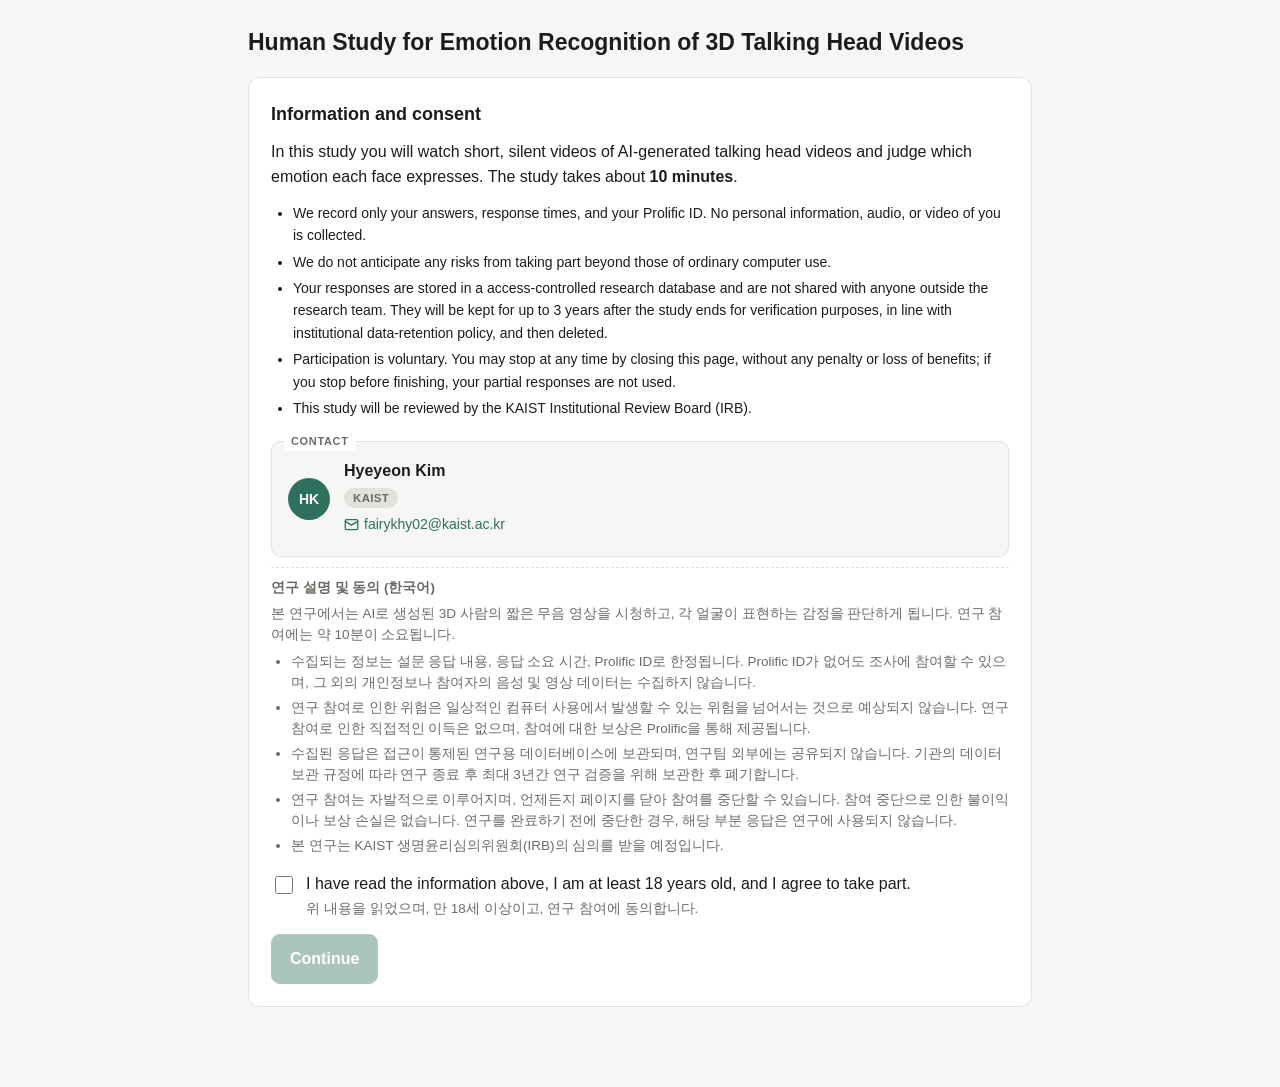
<file: index.html>
<!doctype html>
<html lang="en">
<head>
<meta charset="utf-8">
<meta name="viewport" content="width=device-width, initial-scale=1, viewport-fit=cover">
<meta name="robots" content="noindex, nofollow">
<title>Human Study for Emotion Recognition of 3D Talking Head Videos</title>
<style>
  :root{
    --bg:#f6f6f4; --card:#fff; --ink:#1c1c1a; --muted:#6b6b66; --line:#e2e2dd;
    --accent:#2f6f5e; --accent-ink:#fff; --bad:#a33;
    color-scheme:light;
  }
  @media (prefers-color-scheme:dark){:root{
    --bg:#16161a; --card:#1f1f24; --ink:#ecece8; --muted:#a0a09a; --line:#33333a;
    --accent:#5fb89d; --accent-ink:#10251f; --bad:#e08585; color-scheme:dark;}}
  *{box-sizing:border-box}
  body{margin:0;background:var(--bg);color:var(--ink);
    font:16px/1.6 -apple-system,BlinkMacSystemFont,"Segoe UI",Roboto,sans-serif}
  .wrap{max-width:820px;margin:0 auto;padding:24px 18px 64px}
  h1{font-size:23px;margin:0 0 8px} h2{font-size:18px;margin:0 0 10px}
  p{margin:0 0 12px} ul{margin:0 0 14px;padding-left:22px} li{margin:4px 0}
  .muted{color:var(--muted)} .sm{font-size:14px}
  .card{background:var(--card);border:1px solid var(--line);border-radius:12px;padding:22px;margin:16px 0}
  button{font:inherit;cursor:pointer;border-radius:9px;border:1px solid var(--line);
    background:var(--card);color:var(--ink);padding:11px 18px}
  button:hover:not(:disabled){border-color:var(--accent)}
  button:disabled{opacity:.4;cursor:not-allowed}
  .primary{background:var(--accent);color:var(--accent-ink);border-color:var(--accent);font-weight:600}
  video{width:100%;max-width:500px;aspect-ratio:1/1;background:#000;border-radius:10px;display:block;margin:0 auto}
  .check-box{max-width:500px;aspect-ratio:2/1;margin:0 auto;border-radius:10px;border:2px dashed var(--line);
    display:flex;align-items:center;justify-content:center;text-align:center;padding:20px;font-size:18px}
  .choices{display:grid;grid-template-columns:repeat(4,1fr);gap:10px;margin-top:16px}
  .choices.sub{grid-template-columns:repeat(4,1fr);margin-top:10px}
  @media(max-width:560px){.choices,.choices.sub{grid-template-columns:repeat(2,1fr)}}
  .choice{padding:15px 8px;text-align:center;font-weight:600}
  .choice small{display:block;font-weight:400;color:var(--muted);font-size:12px;margin-top:2px}
  .choice[aria-pressed=true]{background:var(--accent);color:var(--accent-ink);border-color:var(--accent)}
  .choice[aria-pressed=true] small{color:var(--accent-ink);opacity:.85}
  .bar{height:6px;background:var(--line);border-radius:99px;overflow:hidden;margin:10px 0 18px}
  .bar>div{height:100%;background:var(--accent);transition:width .25s}
  .row{display:flex;gap:10px;align-items:center;flex-wrap:wrap}
  .between{justify-content:space-between}
  .center{justify-content:center}
  .followup{margin-top:18px;padding-top:16px;border-top:1px dashed var(--line)}
  .hint{text-align:center;min-height:1.6em;margin-top:10px}
  .err{color:var(--bad)}
  label.consent{display:flex;gap:10px;align-items:flex-start;margin:14px 0}
  label.consent input{margin-top:5px;width:18px;height:18px}
  code{font:14px ui-monospace,Menlo,monospace;background:var(--bg);border:1px solid var(--line);border-radius:5px;padding:2px 6px}
  [hidden]{display:none!important}
  .contact-card{position:relative;margin-top:22px;padding:16px;
    background:var(--bg);border:1px solid var(--line);border-radius:10px}
  .contact-label{position:absolute;top:-9px;left:12px;padding:0 7px;background:var(--card);
    color:var(--muted);font-size:11px;font-weight:700;letter-spacing:.06em;text-transform:uppercase}
  .contact-body{display:flex;align-items:center;gap:14px}
  .contact-avatar{flex:none;width:42px;height:42px;border-radius:50%;background:var(--accent);
    color:var(--accent-ink);display:flex;align-items:center;justify-content:center;
    font-weight:700;font-size:14px}
  .contact-info{min-width:0}
  .contact-name{font-weight:600}
  .contact-affil{display:inline-block;margin:3px 0 5px;padding:1px 9px;border-radius:99px;
    background:var(--line);color:var(--muted);font-size:11.5px;font-weight:600;letter-spacing:.03em}
  .contact-mail{display:inline-flex;align-items:center;gap:5px;color:var(--accent);
    text-decoration:none;font-size:14px;word-break:break-all}
  .contact-mail:hover{text-decoration:underline}
  .contact-mail svg{flex:none;width:15px;height:15px}
  .ko{color:var(--muted);font-size:13.5px;line-height:1.55}
  .ko-block{margin-top:10px;padding-top:10px;border-top:1px dashed var(--line)}
  .ko-block ul{margin:0;padding-left:20px}
  .examples{display:grid;grid-template-columns:repeat(3,1fr);gap:14px;margin:4px 0 2px}
  @media(max-width:620px){.examples{grid-template-columns:1fr}}
  .example figure{margin:0}
  .example video{width:100%;max-width:none;aspect-ratio:1/1;border-radius:9px}
  .example figcaption{margin-top:7px;text-align:center;font-weight:700;font-size:15px}
  .example figcaption span{display:block;font-weight:400;font-size:12.5px;color:var(--muted)}
  #otherText{font:inherit;width:100%;padding:10px 12px;margin-top:8px;border-radius:9px;
    border:1px solid var(--line);background:var(--bg);color:var(--ink)}
  #otherText:focus{outline:2px solid var(--accent);outline-offset:1px}
  /* instructions stay reachable during the task, since trials cannot be revisited */
  .minihelp{background:var(--card);border:1px solid var(--line);border-radius:10px;margin:0 0 14px}
  .minihelp>summary{cursor:pointer;list-style:none;padding:10px 14px;font-size:14px;font-weight:600;
    display:flex;align-items:center;gap:8px}
  .minihelp>summary::-webkit-details-marker{display:none}
  .minihelp>summary::before{content:'▸';color:var(--muted);font-weight:400}
  .minihelp[open]>summary::before{content:'▾'}
  .minihelp>summary .hint-tap{margin-left:auto;font-weight:400;font-size:12.5px;color:var(--muted)}
  .minihelp-body{padding:0 14px 12px;font-size:13.5px;line-height:1.6}
  .minihelp-body ul{margin:0;padding-left:19px}
  .minihelp-body li{margin:3px 0}
</style>
</head>
<body>
<div class="wrap">

<!-- ───────────── consent ───────────── -->
<section id="consent">
  <h1>Human Study for Emotion Recognition of 3D Talking Head Videos</h1>
  <div class="card">
    <!-- [EDIT] Replace this block with the consent text approved by your IRB. -->
    <h2>Information and consent</h2>
    <p>In this study you will watch short, silent videos of AI-generated talking head videos and
       judge which emotion each face expresses. The study takes about <b>10 minutes</b>.</p>
    <ul class="sm">
      <li>We record only your answers, response times, and your Prolific ID.
          No personal information, audio, or video of you is collected.</li>
      <li>We do not anticipate any risks from taking part beyond those of ordinary computer use.</li>
      <li>Your responses are stored in a access-controlled research database and are not shared
          with anyone outside the research team. They will be kept for up to 3 years after the
          study ends for verification purposes, in line with institutional data-retention policy,
          and then deleted.</li>
      <li>Participation is voluntary. You may stop at any time by closing this page, without any
          penalty or loss of benefits; if you stop before finishing, your partial responses are
          not used.</li>
      <li>This study will be reviewed by the KAIST Institutional Review Board (IRB).</li>
    </ul>

    <div class="contact-card">
      <span class="contact-label">Contact</span>
      <div class="contact-body">
        <div class="contact-avatar" aria-hidden="true">HK</div>
        <div class="contact-info">
          <div class="contact-name">Hyeyeon Kim</div>
          <div class="contact-affil">KAIST</div><br>
          <a class="contact-mail" href="mailto:fairykhy02@kaist.ac.kr">
            <svg viewBox="0 0 24 24" fill="none" stroke="currentColor" stroke-width="2"
                 stroke-linecap="round" stroke-linejoin="round" aria-hidden="true">
              <rect x="2" y="4" width="20" height="16" rx="2"></rect>
              <path d="m2 7 10 6 10-6"></path>
            </svg>
            fairykhy02@kaist.ac.kr
          </a>
        </div>
      </div>
    </div>

    <div class="ko-block">
      <p class="ko" style="margin:0 0 6px"><b>연구 설명 및 동의 (한국어)</b></p>
      <p class="ko" style="margin:0 0 6px">본 연구에서는 AI로 생성된 3D 사람의 짧은 무음 영상을 시청하고,
        각 얼굴이 표현하는 감정을 판단하게 됩니다. 연구 참여에는 약 10분이 소요됩니다.</p>
      <ul class="ko">
        <li>수집되는 정보는 설문 응답 내용, 응답 소요 시간, Prolific ID로 한정됩니다. Prolific ID가 없어도 조사에
            참여할 수 있으며, 그 외의 개인정보나 참여자의 음성 및 영상 데이터는 수집하지 않습니다.</li>
        <li>연구 참여로 인한 위험은 일상적인 컴퓨터 사용에서 발생할 수 있는 위험을 넘어서는 것으로 예상되지 않습니다.
            연구 참여로 인한 직접적인 이득은 없으며, 참여에 대한 보상은 Prolific을 통해 제공됩니다.</li>
        <li>수집된 응답은 접근이 통제된 연구용 데이터베이스에 보관되며, 연구팀 외부에는 공유되지 않습니다.
            기관의 데이터 보관 규정에 따라 연구 종료 후 최대 3년간 연구 검증을 위해 보관한 후 폐기합니다.</li>
        <li>연구 참여는 자발적으로 이루어지며, 언제든지 페이지를 닫아 참여를 중단할 수 있습니다. 참여 중단으로 인한
            불이익이나 보상 손실은 없습니다. 연구를 완료하기 전에 중단한 경우, 해당 부분 응답은 연구에 사용되지 않습니다.</li>
        <li>본 연구는 KAIST 생명윤리심의위원회(IRB)의 심의를 받을 예정입니다.</li>
      </ul>
    </div>

    <label class="consent"><input type="checkbox" id="agree">
      <span>I have read the information above, I am at least 18 years old, and I agree to take part.
        <span class="ko" style="display:block;margin-top:3px">위 내용을 읽었으며, 만 18세 이상이고, 연구 참여에 동의합니다.</span></span></label>
    <button class="primary" id="toIntro" disabled>Continue</button>
  </div>
</section>

<!-- ───────────── instructions ───────────── -->
<section id="intro" hidden>
  <h1>Instructions</h1>
  <div class="card">
    <p>You will see <b id="nTotal">52</b> short videos (1–7 seconds each, <b>no sound</b>).</p>
    <p>For each video, choose the emotion the face expresses:</p>
    <ul>
      <li><b>Happy</b>, <b>Sad</b>, or <b>Angry</b></li>
      <li>If none of these fits, choose <b>None of three</b>, then pick the <b>closest</b> one.
          If nothing is close either, choose <b>Other</b> there and type the emotion you see.</li>
    </ul>
    <p>You <b>cannot go back</b> to a previous video once you move on, so <b>please choose carefully</b>.</p>
    <ul class="sm muted">
      <li>Focus on the facial expression. The mouth moves because the face is speaking; this is not an emotion by itself.</li>
      <li>Each video plays once in full before the answer buttons unlock, then keeps looping.</li>
      <li>We recommend to use a desktop rather than a mobile device. Your progress is saved automatically, but please
          do not edit the page address or open the study in a new tab/window.</li>
    </ul>

    <div class="ko-block">
      <p class="ko" style="margin:0 0 6px"><b>안내 (한국어)</b></p>
      <p class="ko" style="margin:0 0 6px">총 <b id="nTotalKo">52</b>개의 짧은 영상(각 1~7초, <b>소리 없음</b>)을 보게 됩니다.
        각 영상에서 얼굴이 표현하는 감정을 선택해 주세요.</p>
      <ul class="ko">
        <li><b>Happy(행복)</b>, <b>Sad(슬픔)</b>, <b>Angry(분노)</b> 중 하나를 선택합니다.</li>
        <li>세 가지 감정 중 해당하는 것이 없으면 <b>None of three(셋 다 아님)</b>를 선택한 후, 그중 가장 가까운 감정을
            선택해 주세요. 가까운 감정도 없다면 <b>Other(기타)</b>를 선택하고, 영상에서 보이는 감정을 직접 입력해 주세요.</li>
      </ul>
      <p class="ko" style="margin:0 0 6px">다음 영상으로 넘어가면 이전 영상으로 <b>돌아갈 수 없으므로</b>, <b>신중하게 선택해 주세요</b>.</p>
      <ul class="ko">
        <li>얼굴의 표정에 집중해 주세요. 발화로 인해 발생하는 입의 움직임은 감정 표현으로 간주하지 않습니다.</li>
        <li>각 영상은 한 번 끝까지 재생된 후 선택 버튼이 활성화되며, 이후에는 반복 재생됩니다.</li>
        <li>휴대폰보다 데스크톱에서 참여하는 것을 권장합니다. 진행 상황은 자동으로 저장되지만, 페이지 주소를 직접
            수정하거나 새 탭 또는 새 창에서 연구를 열지 말아 주세요.</li>
      </ul>
    </div>

    <div class="row between">
      <button id="backToConsent">← Back</button>
      <button class="primary" id="toExamples">Continue</button>
    </div>
    <p class="sm err" id="idWarn" hidden></p>
  </div>
</section>

<!-- ───────────── examples ───────────── -->
<section id="examples" hidden>
  <h1>Examples</h1>
  <div class="card">
    <p style="margin-bottom:4px">Here is one clear example of each emotion.
       Watch them as many times as you like, then start.</p>
    <p class="ko" style="margin-bottom:16px">각 감정의 명확한 예시입니다.
       원하는 만큼 반복해서 보신 뒤 시작해 주세요.</p>
    <div class="examples">
      <div class="example"><figure>
        <video src="examples/example_happy.mp4" autoplay loop muted playsinline></video>
        <figcaption>Happy<span>행복</span></figcaption></figure></div>
      <div class="example"><figure>
        <video src="examples/example_sad.mp4" autoplay loop muted playsinline></video>
        <figcaption>Sad<span>슬픔</span></figcaption></figure></div>
      <div class="example"><figure>
        <video src="examples/example_angry.mp4" autoplay loop muted playsinline></video>
        <figcaption>Angry<span>분노</span></figcaption></figure></div>
    </div>
    <p class="sm muted" style="margin:14px 0 2px">During the study the answer emotion is not shown.</p>
    <p class="ko" style="margin:0">본 실험에서는 정답 감정이 표시되지 않습니다.</p>
    <div class="row between" style="margin-top:18px">
      <button id="backToIntro">← Back</button>
      <button class="primary" id="start">Start</button>
    </div>
  </div>
</section>

<!-- ───────────── trial ───────────── -->
<section id="trial" hidden>
  <details class="minihelp" id="miniHelp" open>
    <summary>Instructions <span class="hint-tap">click to collapse / 접기·펼치기</span></summary>
    <div class="minihelp-body">
      <ul>
        <li>Judge the <b>facial expression</b>. The mouth moves because the face is speaking; that is not an emotion.</li>
        <li>Choose <b>Happy</b>, <b>Sad</b> or <b>Angry</b>. If none fits, choose <b>None of three</b> and then the
            <b>closest</b> one; if nothing is close, choose <b>Other</b> there and type what you see.</li>
        <li>Each video plays once in full before the buttons unlock, then loops. You can press ↻ Replay any time.</li>
      </ul>
      <ul class="ko" style="margin-top:8px">
        <li>얼굴의 <b>표정</b>에 집중해 주세요. 발화로 인해 발생하는 입의 움직임은 감정 표현으로 간주하지 않습니다.</li>
        <li><b>행복·슬픔·분노</b> 중에서 선택해 주세요. 해당하는 감정이 없다면 <b>셋 다 아님</b>을 선택한 후
            <b>가장 가까운</b> 감정을 골라 주세요. 가까운 감정도 없다면 <b>기타</b>를 선택하고 보이는 감정을 직접 입력해 주세요.</li>
        <li>영상이 한 번 끝까지 재생되면 선택 버튼이 활성화되며, 이후에는 반복 재생됩니다. ↻ Replay 를 눌러 언제든지 다시 볼 수 있습니다.</li>
      </ul>
    </div>
  </details>
  <div class="row between sm muted"><span id="count"></span></div>
  <div class="bar"><div id="prog"></div></div>

  <video id="vid" muted playsinline preload="auto"></video>
  <div id="checkBox" class="check-box" hidden></div>
  <div class="row center" style="margin-top:10px">
    <button id="replay" class="sm">↻ Replay</button>
  </div>
  <p class="hint sm muted" id="hint"></p>

  <div class="choices" id="mainChoices"></div>

  <div class="followup" id="followup" hidden>
    <p style="margin:0 0 2px"><b>Which one is the closest?</b>
      <span class="sm muted">그나마 가장 가까운 감정</span></p>
    <div class="choices sub" id="subChoices"></div>
    <input type="text" id="otherText" maxlength="60" autocomplete="off" hidden
           placeholder="Which emotion do you see? / 어떤 감정으로 보이는지 적어 주세요">
  </div>

  <div class="row" style="justify-content:flex-end;margin-top:22px">
    <button class="primary" id="next" disabled>Next →</button>
  </div>
</section>

<!-- ───────────── submit ───────────── -->
<section id="submit" hidden>
  <h1 id="submitTitle">Saving your answers…</h1>
  <div class="card">
    <p id="submitMsg">Please keep this page open. This takes a few seconds.</p>
    <div class="row">
      <button class="primary" id="retry" hidden>Try again</button>
      <a id="complete" class="primary" hidden
         style="display:inline-block;text-decoration:none;padding:11px 18px;border-radius:9px;background:var(--accent);color:var(--accent-ink);font-weight:600">
         Return to Prolific</a>
    </div>
    <p class="sm muted" id="codeNote" hidden></p>
  </div>
</section>

</div>
<script>
/* ============================== CONFIG ============================== */
const CONFIG = {
  // Apps Script web-app URL (ends with /exec). Empty = test mode: nothing is sent.
  SUBMIT_URL: 'https://script.google.com/macros/s/AKfycby5bd8llREaLAPOtnfEXLdDwZoKmxuhy9GjWru8NuhvW4F4AL3-hG_9Lr4LAjlqSA91/exec',
  // Prolific completion code (Study > Completion paths > "redirect" code).
  COMPLETION_CODE: 'C7IMY4AU',
  VERSION: 'emote52-v5',
};
/* ==================================================================== */

const N_VIDEOS = 48;
const ITEMS = Array.from({length:N_VIDEOS}, (_,i)=>{
  const id = 'v' + String(i+1).padStart(2,'0');
  return {kind:'video', id, src:'videos/'+id+'.mp4'};
});
// test-retest items: these videos are shown a second time late in the session, so each
// participant's answer consistency can be used as a rater-quality measure
const REPEATS = ['v19', 'v46'];
const REPEAT_GAP = 16;          // minimum items between the two showings
// instructed-response attention checks, inserted at ~1/3 and ~2/3
const CHECKS = [
  {kind:'check', id:'ac1', target:'angry', text:'Attention check:<br>please select <b>Angry</b> for this item.'},
  {kind:'check', id:'ac2', target:'sad',   text:'Attention check:<br>please select <b>Sad</b> for this item.'},
];
const LABELS = [
  {k:'happy', t:'Happy', ko:'행복'}, {k:'sad', t:'Sad', ko:'슬픔'}, {k:'angry', t:'Angry', ko:'분노'},
  {k:'none_of_three', t:'None of three', ko:'셋 다 아님'},
];
// the closest-match row: the three emotions plus a free-text "Other"
const SUB = LABELS.slice(0,3).concat([{k:'other', t:'Other', ko:'기타 (직접 입력)'}]);

const $ = s => document.querySelector(s);
const params = new URLSearchParams(location.search);
const PID = params.get('PROLIFIC_PID') || '';
const STUDY_ID = params.get('STUDY_ID') || '';
const SESSION_ID = params.get('SESSION_ID') || '';
const TEST_MODE = !CONFIG.SUBMIT_URL;
const participant = PID || ('test_' + Math.random().toString(36).slice(2, 8));
const KEY = 'fes_' + CONFIG.VERSION + '_' + participant;

let state = null;
function save(){ try{ localStorage.setItem(KEY, JSON.stringify(state)); }catch(e){} }
function load(){ try{ return JSON.parse(localStorage.getItem(KEY) || 'null'); }catch(e){ return null; } }

/* ---------- order: shuffled per participant, reproducible from the ID ---------- */
function hash(s){ let h=2166136261; for(const c of s){ h^=c.charCodeAt(0); h=Math.imul(h,16777619);} return h>>>0; }
function rng(seed){ let x=seed||1; return ()=>{ x^=x<<13;x>>>=0;x^=x>>17;x^=x<<5;x>>>=0; return x/4294967296; }; }
function makeOrder(id){
  const r = rng(hash(id));
  const vids = ITEMS.slice();
  for(let i=vids.length-1;i>0;i--){ const j=Math.floor(r()*(i+1)); [vids[i],vids[j]]=[vids[j],vids[i]]; }
  // first showing of each repeated video goes in the first half
  const half = Math.floor(N_VIDEOS/2);
  for(const rid of REPEATS){
    const at = vids.findIndex(v=>v.id===rid);
    if(at >= half){
      let j; do { j = Math.floor(r()*half); } while(REPEATS.includes(vids[j].id));
      [vids[at],vids[j]]=[vids[j],vids[at]];
    }
  }
  // second showing: late in the session, >= REPEAT_GAP items after the first, not next to each other
  const seq = vids.slice(); const placed = [];
  for(const rid of REPEATS){
    const first = seq.findIndex(v=>v.id===rid);
    const lo = Math.max(first + REPEAT_GAP, half), hi = seq.length;
    let pos, tries = 0;
    do { pos = lo + Math.floor(r()*(hi - lo + 1)); tries++; }
    while(tries < 50 && placed.some(p=>Math.abs(p-pos)<=1));
    const orig = ITEMS.find(v=>v.id===rid);
    seq.splice(pos, 0, {kind:'repeat', id: rid + '_r', of: rid, src: orig.src});
    placed.forEach((p,k)=>{ if(p>=pos) placed[k]=p+1; }); placed.push(pos);
  }
  const n = seq.length;
  seq.splice(Math.round(n*2/3), 0, CHECKS[1]);
  seq.splice(Math.round(n/3), 0, CHECKS[0]);
  return seq;
}
function uuid(){
  if (window.crypto && crypto.randomUUID) return crypto.randomUUID();
  return 'x'.repeat(32).replace(/x/g, ()=>Math.floor(Math.random()*16).toString(16));
}

/* ---------- screens ---------- */
function show(id){
  for(const s of ['consent','intro','examples','trial','submit']) $('#'+s).hidden = (s!==id);
  // the example clips should only play while that screen is open
  for(const v of document.querySelectorAll('#examples video')){
    if(id === 'examples') v.play().catch(()=>{}); else v.pause();
  }
  window.scrollTo(0,0);
}

$('#agree').onchange = e => { $('#toIntro').disabled = !e.target.checked; };
$('#toIntro').onclick = () => {
  show('intro');
  if(!PID) { $('#idWarn').hidden=false; $('#idWarn').textContent =
    'No Prolific ID in the URL — running as a test session (' + participant + ').' +
    (TEST_MODE ? ' Test mode: answers will not be sent.' : ''); }
};
$('#backToConsent').onclick = () => show('consent');
$('#toExamples').onclick = () => show('examples');
$('#backToIntro').onclick = () => show('intro');
$('#start').onclick = () => {
  if(!state){
    state = {submission_id: uuid(), participant, seq: makeOrder(participant),
             i: 0, resp: [], help_open: true,
             started_at: new Date().toISOString(), consent_at: new Date().toISOString()};
    save();
  }
  show('trial'); buildChoices(); applyHelp(); render();
};
function applyHelp(){ $('#miniHelp').open = state.help_open !== false; }
$('#miniHelp').addEventListener('toggle', () => {
  if(state){ state.help_open = $('#miniHelp').open; save(); }
});

/* ---------- trials ---------- */
let cur = null;           // response being built for the current item
let watchedOnce = false;
function buildChoices(){
  $('#mainChoices').innerHTML = LABELS.map(l=>`<button class="choice" data-k="${l.k}" aria-pressed="false">${l.t}<small>${l.ko}</small></button>`).join('');
  $('#subChoices').innerHTML = SUB.map(l=>`<button class="choice" data-sk="${l.k}" aria-pressed="false">${l.t}<small>${l.ko}</small></button>`).join('');
  $('#mainChoices').onclick = e => { const b=e.target.closest('[data-k]'); if(b && !b.disabled) pick(b.dataset.k); };
  $('#subChoices').onclick  = e => { const b=e.target.closest('[data-sk]'); if(b && !b.disabled) pickSub(b.dataset.sk); };
}
function setLocked(locked){
  for(const b of document.querySelectorAll('#mainChoices button, #subChoices button')) b.disabled = locked;
}
function render(){
  const item = state.seq[state.i];
  cur = {pos: state.i+1, kind: item.kind, id: item.id, choice: null, closest: null, other_text: '',
         t_shown: Date.now(), t_unlocked: null, n_changes: 0, replays: 0};
  $('#otherText').value = '';
  $('#count').textContent = `${state.i+1} / ${state.seq.length}`;
  $('#prog').style.width = (state.i/state.seq.length*100) + '%';
  $('#followup').hidden = true;
  $('#next').disabled = true;
  for(const b of document.querySelectorAll('.choice')) b.setAttribute('aria-pressed','false');
  const v = $('#vid');
  if(item.kind === 'check'){
    v.pause(); v.removeAttribute('src'); v.load(); v.hidden = true;
    $('#checkBox').hidden = false; $('#checkBox').innerHTML = item.text;
    $('#replay').hidden = true; $('#hint').textContent = '';
    watchedOnce = true; cur.t_unlocked = Date.now(); setLocked(false);
  } else {
    $('#checkBox').hidden = true; v.hidden = false; $('#replay').hidden = false;
    watchedOnce = false; setLocked(true);
    $('#hint').innerHTML = 'Please watch the whole clip. The buttons unlock when it ends.' +
      '<span class="ko" style="display:block">영상을 끝까지 봐 주세요. 재생이 끝나면 선택 버튼이 활성화됩니다.</span>';
    v.loop = false; v.src = item.src; v.load();
    v.play().catch(()=>{ $('#hint').innerHTML = 'Press ↻ Replay to start the video.' +
      '<span class="ko" style="display:block">↻ Replay 를 눌러 영상을 재생해 주세요.</span>'; });
    // warm the cache for the next video
    const nxt = state.seq.slice(state.i+1).find(s=>s.kind!=='check');
    if(nxt){ const l=document.createElement('link'); l.rel='prefetch'; l.href=nxt.src; document.head.appendChild(l); }
  }
}
$('#vid').addEventListener('ended', () => {
  const v = $('#vid');
  if(!watchedOnce){
    watchedOnce = true; cur.t_unlocked = Date.now(); setLocked(false);
    $('#hint').textContent = '';
  }
  v.loop = true; v.play().catch(()=>{});
});
$('#vid').addEventListener('error', () => { $('#hint').innerHTML =
  '<span class="err">The video failed to load. Press ↻ Replay.</span>' +
  '<span class="ko err" style="display:block">영상을 불러오지 못했습니다. ↻ Replay 를 눌러 주세요.</span>'; });
$('#replay').onclick = () => {
  const v=$('#vid'); cur.replays++;
  if(!v.getAttribute('src')) { v.src = state.seq[state.i].src; v.load(); }
  v.currentTime = 0; v.play().catch(()=>{});
};
function pressed(){
  for(const b of $('#mainChoices').children) b.setAttribute('aria-pressed', String(b.dataset.k===cur.choice));
  for(const b of $('#subChoices').children)  b.setAttribute('aria-pressed', String(b.dataset.sk===cur.closest));
  $('#followup').hidden = cur.choice !== 'none_of_three';
  $('#otherText').hidden = !(cur.choice === 'none_of_three' && cur.closest === 'other');
  // 'None of three' needs a closest; if that closest is 'Other', it also needs the typed emotion
  const needText = cur.closest === 'other';
  $('#next').disabled = !(cur.choice && (cur.choice !== 'none_of_three'
      || (cur.closest && (!needText || cur.other_text.trim().length >= 2))));
}
function pick(k){
  if(cur.choice && cur.choice!==k) cur.n_changes++;
  cur.choice=k;
  if(k!=='none_of_three'){ cur.closest=null; cur.other_text=''; $('#otherText').value=''; }
  pressed();
}
function pickSub(k){
  cur.closest=k;
  if(k!=='other'){ cur.other_text=''; $('#otherText').value=''; }
  pressed();
  if(k==='other') setTimeout(()=>$('#otherText').focus(), 0);
}
$('#otherText').addEventListener('input', e => { cur.other_text = e.target.value; pressed(); });
$('#next').onclick = () => {
  if($('#next').disabled) return;
  const now = Date.now();
  state.resp.push({
    pos: cur.pos, kind: cur.kind, item_id: cur.id, choice: cur.choice, closest: cur.closest || '',
    other_text: (cur.other_text || '').trim(),
    rt_ms: cur.t_unlocked ? now - cur.t_unlocked : '', total_ms: now - cur.t_shown,
    replays: cur.replays, n_changes: cur.n_changes,
  });
  state.i++; save();
  if(state.i >= state.seq.length) submit(); else render();
};
document.addEventListener('keydown', e => {
  if($('#trial').hidden) return;
  if(e.target === $('#otherText')){ if(e.key==='Enter') $('#next').click(); return; }
  if(e.key==='Enter'){ $('#next').click(); return; }
  const n = parseInt(e.key,10);
  if(n>=1 && n<=4 && !$('#mainChoices').children[0].disabled){
    if(cur.choice==='none_of_three' && !cur.closest && n<=4) pickSub(SUB[n-1].k);
    else pick(LABELS[n-1].k);
  }
});

/* ---------- submission ---------- */
function payload(){
  const checks = state.resp.filter(r=>r.kind==='check').map(r=>{
    const c = CHECKS.find(x=>x.id===r.item_id); return {id:r.item_id, target:c.target, response:r.choice, pass:r.choice===c.target};
  });
  return {
    version: CONFIG.VERSION, submission_id: state.submission_id,
    prolific_pid: PID, study_id: STUDY_ID, session_id: SESSION_ID, participant: state.participant,
    started_at: state.started_at, finished_at: state.finished_at,
    duration_s: Math.round((new Date(state.finished_at) - new Date(state.started_at))/1000),
    attention_passed: checks.filter(c=>c.pass).length, attention_total: checks.length,
    user_agent: navigator.userAgent, screen: `${screen.width}x${screen.height}`,
    trials: state.resp,
  };
}
async function send(data){
  // text/plain keeps this a "simple" request, so the browser does not send a CORS preflight
  const res = await fetch(CONFIG.SUBMIT_URL, {method:'POST', headers:{'Content-Type':'text/plain;charset=utf-8'},
                                              body: JSON.stringify(data)});
  const body = await res.json();
  if(!body.ok) throw new Error(body.error || 'server error');
  return body;
}
async function submit(){
  if(!state.finished_at){ state.finished_at = new Date().toISOString(); save(); }
  show('submit'); $('#retry').hidden = true;
  const data = payload();
  if(TEST_MODE){
    console.log('[test mode] payload', data);
    window.__lastPayload = data;
    $('#submitTitle').textContent = 'Test mode — nothing was sent';
    $('#submitMsg').textContent = 'SUBMIT_URL is empty. The payload was printed to the browser console.';
    return;
  }
  for(let attempt=1; attempt<=3; attempt++){
    try{
      $('#submitMsg').textContent = attempt===1 ? 'Please keep this page open. This takes a few seconds.'
                                                : `Retrying (${attempt}/3)…`;
      await send(data);
      state.submitted = true; save();
      done(); return;
    }catch(err){
      if(attempt===3){
        $('#submitTitle').textContent = 'Your answers could not be saved yet';
        $('#submitMsg').innerHTML = 'Please check your internet connection and press <b>Try again</b>. ' +
          'Your answers are kept in this browser, so nothing is lost. ' +
          '<span class="sm muted">(' + String(err.message||err).slice(0,120) + ')</span>';
        $('#retry').hidden = false;
      } else {
        await new Promise(r=>setTimeout(r, 1500*attempt));
      }
    }
  }
}
$('#retry').onclick = submit;
function done(){
  const url = 'https://app.prolific.com/submissions/complete?cc=' + encodeURIComponent(CONFIG.COMPLETION_CODE);
  $('#submitTitle').textContent = 'Thank you!';
  $('#submitMsg').textContent = 'Your answers were saved. You will be redirected to Prolific.';
  $('#complete').href = url; $('#complete').hidden = false;
  $('#codeNote').hidden = false;
  $('#codeNote').innerHTML = 'If you are not redirected, use completion code <code>' + CONFIG.COMPLETION_CODE + '</code>.';
  try{ localStorage.removeItem(KEY); }catch(e){}
  setTimeout(()=>{ location.href = url; }, 2500);
}

/* ---------- resume after an accidental reload ---------- */
(function init(){
  $('#nTotal').textContent = N_VIDEOS + REPEATS.length + CHECKS.length;
  $('#nTotalKo').textContent = N_VIDEOS + REPEATS.length + CHECKS.length;
  const prev = load();
  if(prev && prev.seq && !prev.submitted){
    state = prev;
    if(state.i >= state.seq.length){ submit(); return; }
    show('trial'); buildChoices(); applyHelp(); render();
  }
})();
</script>
</body>
</html>
</file>
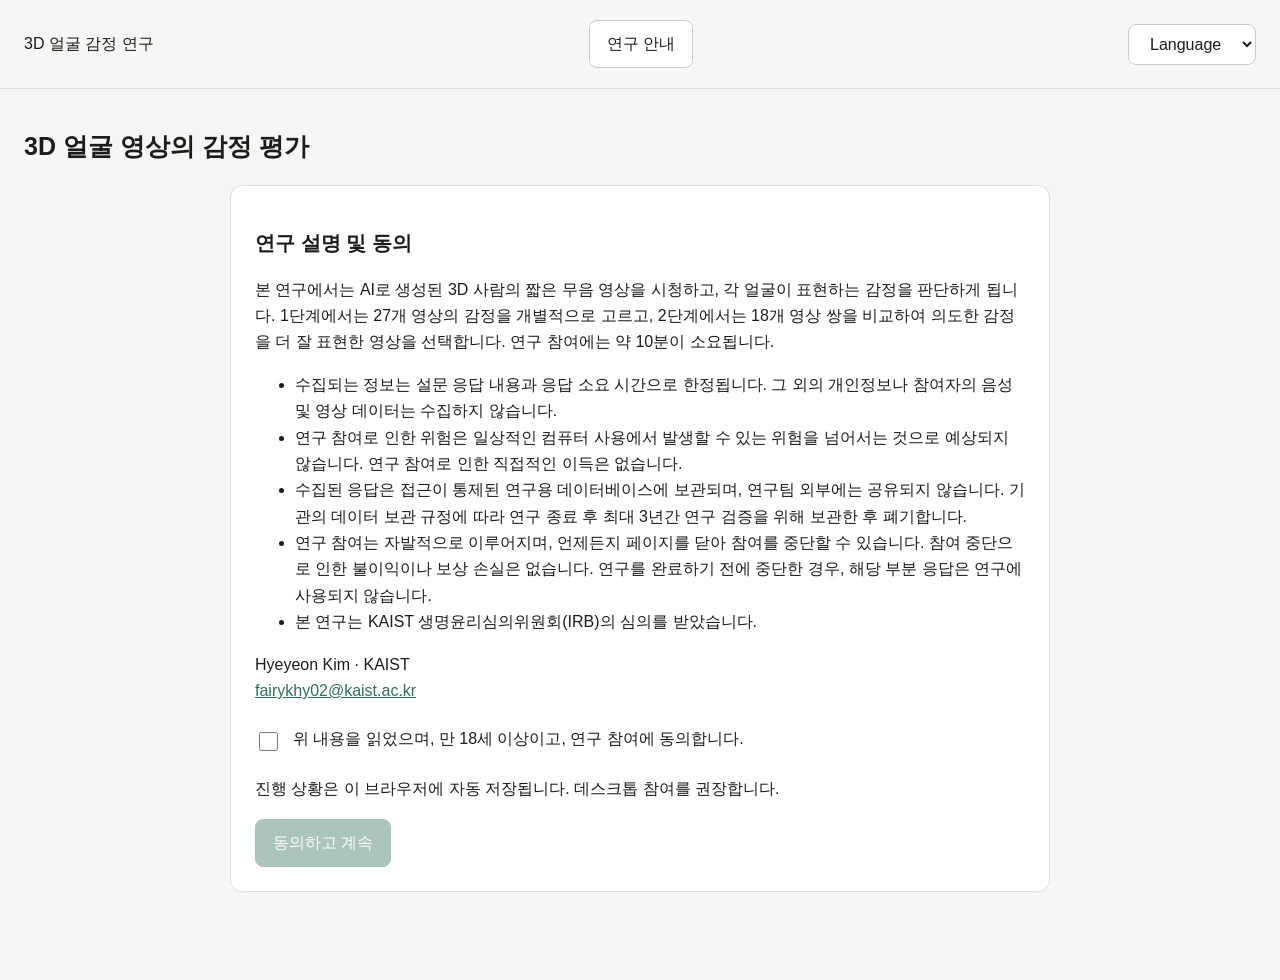
<file: ranking-study-pairwise/index.html>
<!doctype html><html lang="ko"><head><meta charset="utf-8"><meta name="viewport" content="width=device-width,initial-scale=1"><meta name="robots" content="noindex,nofollow"><title>3D Talking Head Emotion Study</title><link rel="stylesheet" href="style.css?v=pairwise-20261120"><script defer src="app.js?v=autoplay-20261123"></script></head><body><header><span id="brand"></span><button id="overview" type="button">연구 안내</button><label><select id="language" aria-label="Language"><option value="" disabled hidden selected>Language</option><option value="ko">한국어</option><option value="en">English</option></select></label></header><main><h1 id="title"></h1><div id="progress"></div><section id="content"></section><p id="status" role="status"></p></main></body></html>
</file>
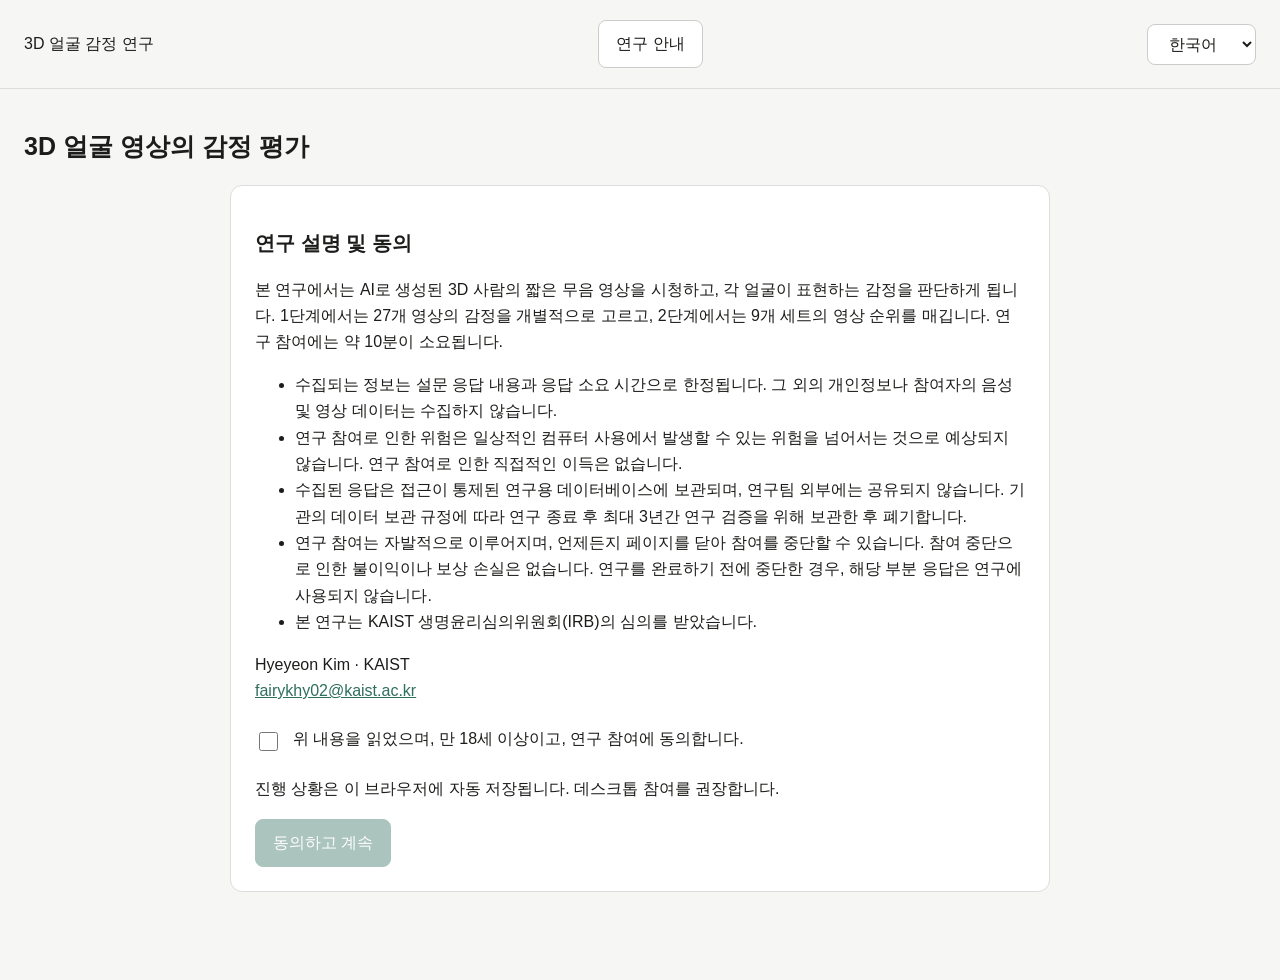
<file: ranking-study/index.html>
<!doctype html><html lang="ko"><head><meta charset="utf-8"><meta name="viewport" content="width=device-width,initial-scale=1"><meta name="robots" content="noindex,nofollow"><title>3D Talking Head Emotion Study</title><link rel="stylesheet" href="style.css?v=rank-grid-20261120"><script defer src="app.js?v=rank-grid-20261120"></script></head><body><header><span id="brand"></span><button id="overview" type="button">연구 안내</button><label><select id="language" aria-label="Language"><option value="ko">한국어</option><option value="en">English</option></select></label></header><main><h1 id="title"></h1><div id="progress"></div><section id="content"></section><p id="status" role="status"></p></main></body></html>
</file>
<file: ranking-study-pairwise/style.css>
:root{font:16px/1.65 -apple-system,BlinkMacSystemFont,"Segoe UI",sans-serif;color:#1c1c1a;background:#f6f6f4;--accent:#2f6f5e}*{box-sizing:border-box}body{margin:0}header{max-width:1280px;margin:auto;padding:20px 24px;display:flex;justify-content:space-between;align-items:center;border-bottom:1px solid #ddd}main{max-width:1280px;padding:20px 24px 70px;margin:auto}h1{font-size:25px}h2{font-size:20px}button,select{font:inherit;padding:10px 17px;border:1px solid #ccc;border-radius:8px;background:white;color:inherit}button{cursor:pointer}button:disabled{opacity:.4;cursor:default}button.primary,button[aria-pressed=true]{background:var(--accent);color:white;border-color:var(--accent)}button:focus-visible,select:focus-visible{outline:3px solid #77b5a5;outline-offset:3px}.card{padding:24px;background:white;border:1px solid #ddd;border-radius:12px;margin:18px auto;max-width:820px}.choices,.controls{display:flex;flex-wrap:wrap;justify-content:center;gap:14px;margin:20px 0}.choices button{min-width:140px}.single{max-width:500px;margin:18px auto}video{width:100%;aspect-ratio:1;display:block;background:white;border-radius:8px}.triplet{display:grid;grid-template-columns:repeat(3,minmax(210px,1fr));gap:18px;min-width:680px}.scroll{overflow-x:auto}.panel{text-align:center;background:white;border:1px solid #ddd;padding:12px;border-radius:10px}.panel strong{display:block;margin-bottom:10px}.panel label{display:block;margin-top:12px}.target{padding:15px;background:#e2eee8;border-radius:8px;text-align:center;font-weight:700}.hint{text-align:center;color:#666}.error{color:#a22}#progress{color:#666}a{color:var(--accent)}[hidden]{display:none!important}#status{text-align:center}.consent{display:flex;align-items:start;gap:12px;margin:22px 0}.consent input{width:19px;height:19px;margin-top:6px}@media(max-width:650px){main{padding:14px}.card{padding:18px}header{padding:15px}.triplet{gap:8px}.choices button{min-width:90px;padding:10px}}

.minihelp{background:white;border:1px solid #ddd;border-radius:10px;margin:16px 0;padding:0}.minihelp summary{cursor:pointer;padding:12px 16px;font-weight:600}.minihelp-body{padding:0 16px 12px}.minihelp-body p{margin:8px 0}

.overview-dialog{max-width:820px;width:calc(100% - 32px);max-height:85vh;overflow:auto;border:1px solid #ccc;border-radius:12px;padding:25px;color:#1c1c1a;background:white}.overview-dialog::backdrop{background:#0006}

.rank-grid-wrap{max-width:700px;margin:24px auto}.rank-grid{width:100%;border-collapse:collapse;background:white;text-align:center}.rank-grid caption{padding:12px;font-size:15px}.rank-grid th,.rank-grid td{padding:16px;border:1px solid #ccc}.rank-grid input{width:24px;height:24px;cursor:pointer;accent-color:var(--accent)}

.pair-grid{grid-template-columns:repeat(2,minmax(240px,1fr));min-width:500px;max-width:1050px;margin:auto}.pair-choices button{min-width:220px}
</file>
<file: ranking-study/style.css>
:root{font:16px/1.65 -apple-system,BlinkMacSystemFont,"Segoe UI",sans-serif;color:#1c1c1a;background:#f6f6f4;--accent:#2f6f5e}*{box-sizing:border-box}body{margin:0}header{max-width:1280px;margin:auto;padding:20px 24px;display:flex;justify-content:space-between;align-items:center;border-bottom:1px solid #ddd}main{max-width:1280px;padding:20px 24px 70px;margin:auto}h1{font-size:25px}h2{font-size:20px}button,select{font:inherit;padding:10px 17px;border:1px solid #ccc;border-radius:8px;background:white;color:inherit}button{cursor:pointer}button:disabled{opacity:.4;cursor:default}button.primary,button[aria-pressed=true]{background:var(--accent);color:white;border-color:var(--accent)}button:focus-visible,select:focus-visible{outline:3px solid #77b5a5;outline-offset:3px}.card{padding:24px;background:white;border:1px solid #ddd;border-radius:12px;margin:18px auto;max-width:820px}.choices,.controls{display:flex;flex-wrap:wrap;justify-content:center;gap:14px;margin:20px 0}.choices button{min-width:140px}.single{max-width:500px;margin:18px auto}video{width:100%;aspect-ratio:1;display:block;background:white;border-radius:8px}.triplet{display:grid;grid-template-columns:repeat(3,minmax(210px,1fr));gap:18px;min-width:680px}.scroll{overflow-x:auto}.panel{text-align:center;background:white;border:1px solid #ddd;padding:12px;border-radius:10px}.panel strong{display:block;margin-bottom:10px}.panel label{display:block;margin-top:12px}.target{padding:15px;background:#e2eee8;border-radius:8px;text-align:center;font-weight:700}.hint{text-align:center;color:#666}.error{color:#a22}#progress{color:#666}a{color:var(--accent)}[hidden]{display:none!important}#status{text-align:center}.consent{display:flex;align-items:start;gap:12px;margin:22px 0}.consent input{width:19px;height:19px;margin-top:6px}@media(max-width:650px){main{padding:14px}.card{padding:18px}header{padding:15px}.triplet{gap:8px}.choices button{min-width:90px;padding:10px}}

.minihelp{background:white;border:1px solid #ddd;border-radius:10px;margin:16px 0;padding:0}.minihelp summary{cursor:pointer;padding:12px 16px;font-weight:600}.minihelp-body{padding:0 16px 12px}.minihelp-body p{margin:8px 0}

.overview-dialog{max-width:820px;width:calc(100% - 32px);max-height:85vh;overflow:auto;border:1px solid #ccc;border-radius:12px;padding:25px;color:#1c1c1a;background:white}.overview-dialog::backdrop{background:#0006}

.rank-grid-wrap{max-width:700px;margin:24px auto}.rank-grid{width:100%;border-collapse:collapse;background:white;text-align:center}.rank-grid caption{padding:12px;font-size:15px}.rank-grid th,.rank-grid td{padding:16px;border:1px solid #ccc}.rank-grid input{width:24px;height:24px;cursor:pointer;accent-color:var(--accent)}
</file>
